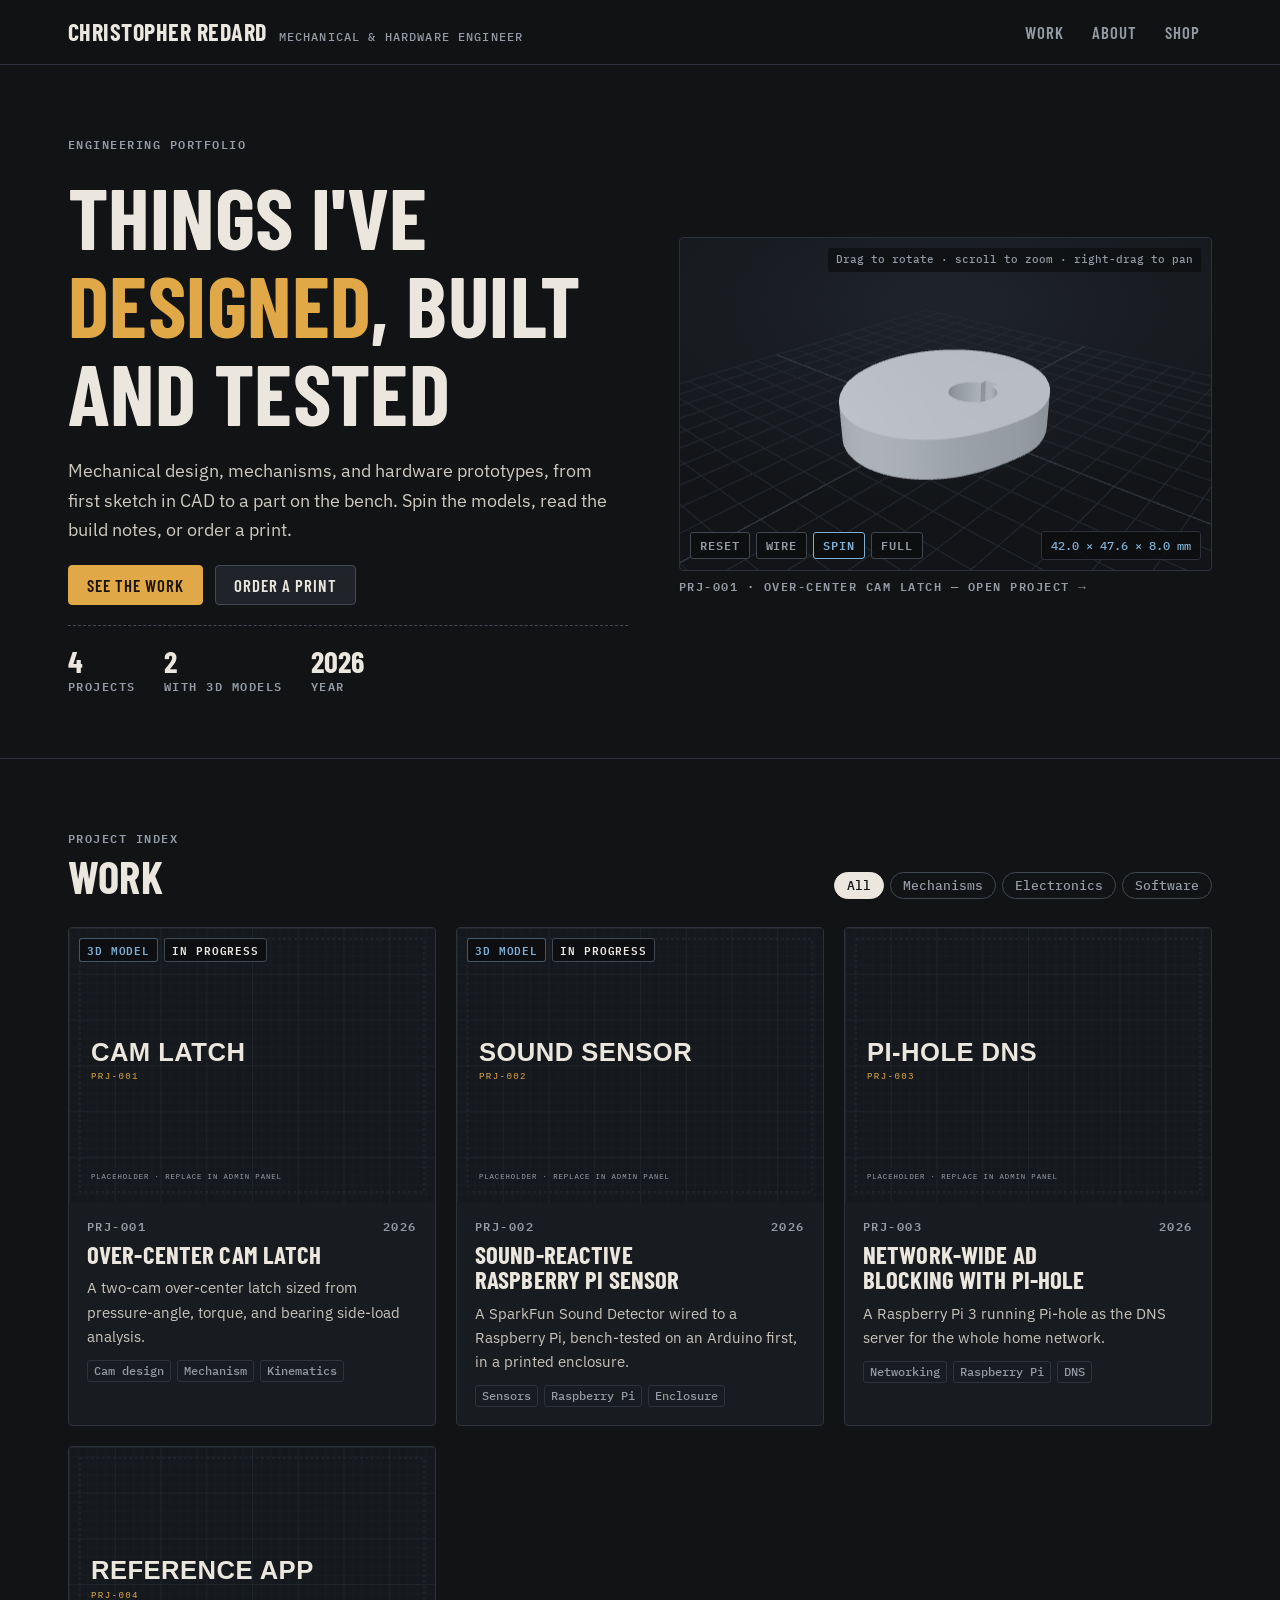
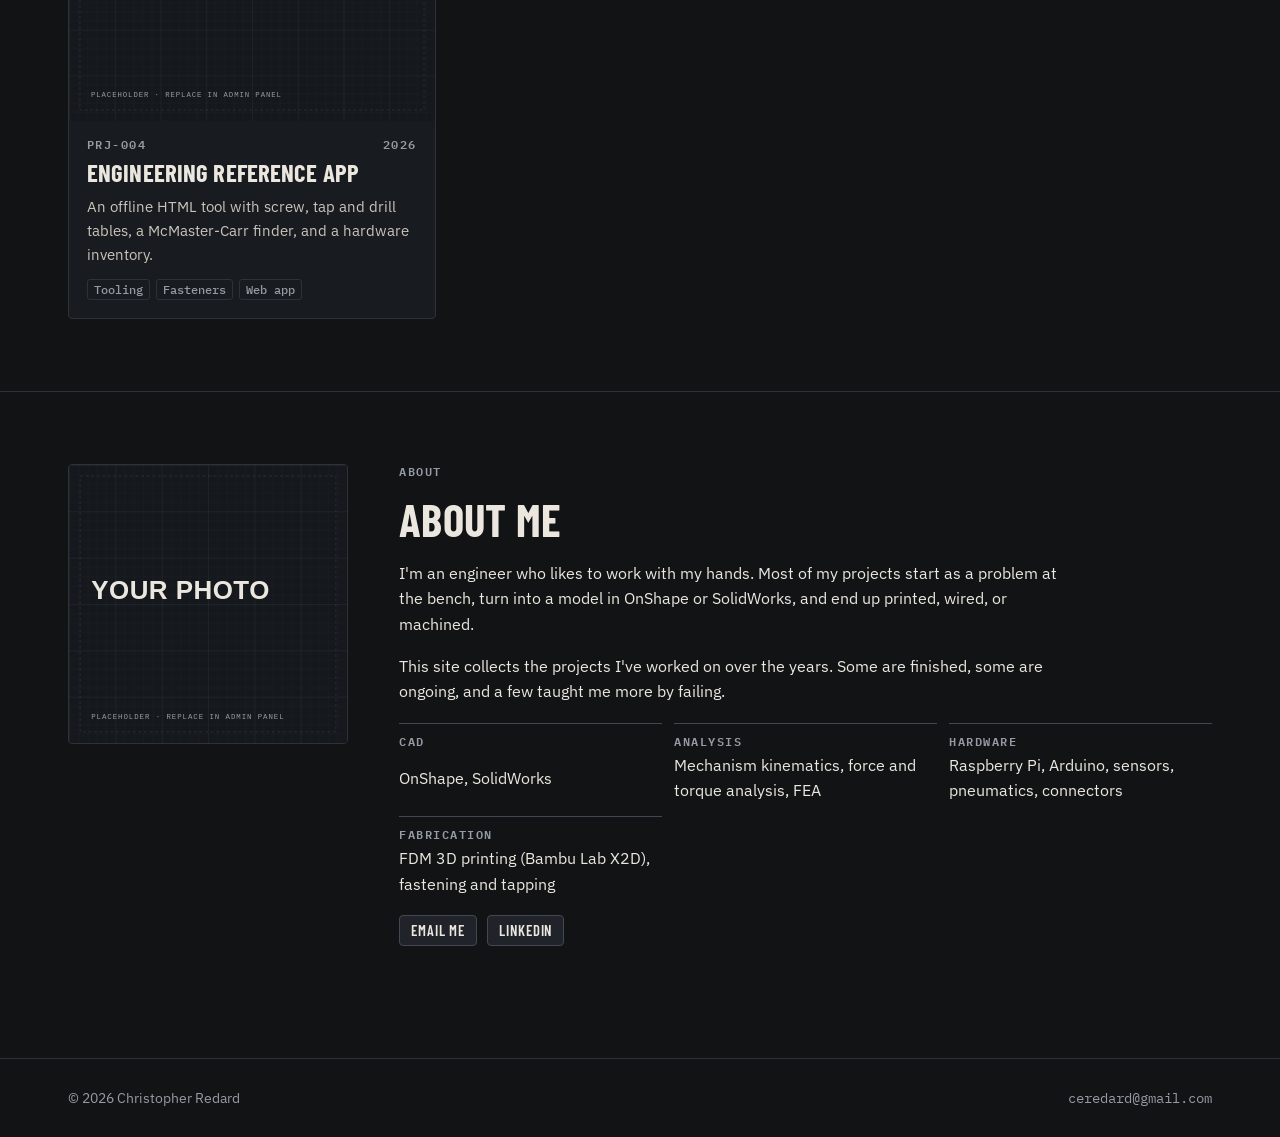
<file: index.html>
<!doctype html>
<html lang="en">
<head>
  <meta charset="utf-8">
  <meta name="viewport" content="width=device-width, initial-scale=1, viewport-fit=cover">
  <title>Christopher Redard — Engineering Portfolio</title>
  <meta name="description" content="Mechanical and hardware engineering projects, CAD models, and custom 3D printing.">
  <link rel="stylesheet" href="/css/fonts.css">
  <link rel="stylesheet" href="/css/styles.css">
  <script type="importmap">
  { "imports": {
      "three": "/js/vendor/three/three.module.js",
      "three/addons/": "/js/vendor/three/addons/"
  } }
  </script>
</head>
<body>
  <header class="site-head">
    <div class="wrap">
      <a class="brand" href="/"><b data-site-name>Christopher Redard</b><span data-site-role>Mechanical &amp; hardware</span></a>
      <nav class="nav" aria-label="Main">
        <a href="/#work">Work</a>
        <a href="/#about">About</a>
        <a href="/shop.html" data-nav="shop">Shop</a>
      </nav>
    </div>
  </header>

  <main>
    <section class="hero">
      <div class="wrap">
        <div class="hero-copy">
          <span class="label" id="hero-eyebrow">Engineering portfolio</span>
          <h1 id="hero-title">Things I've <em>designed</em>, built and broken</h1>
          <p class="lede" id="hero-intro"></p>
          <div class="hero-actions">
            <a class="btn primary" href="#work">See the work</a>
            <a class="btn" href="/shop.html" data-nav="shop">Order a print</a>
          </div>
          <div class="hero-stats" id="hero-stats"></div>
        </div>
        <div class="hero-model">
          <div id="hero-viewer" class="viewer tall"></div>
          <a class="label" id="hero-caption" href="#" style="text-decoration:none"></a>
        </div>
      </div>
    </section>

    <section class="section" id="work">
      <div class="wrap">
        <div class="section-head">
          <div>
            <span class="label">Project index</span>
            <h2>Work</h2>
          </div>
          <div class="filters" id="filters" role="group" aria-label="Filter projects"></div>
        </div>
        <div class="grid" id="project-grid"></div>
      </div>
    </section>

    <section class="section" id="about" style="border-top:1px solid var(--line)">
      <div class="wrap about">
        <img id="about-photo" alt="" hidden>
        <div class="about-body">
          <span class="label">About</span>
          <h2 id="about-title">About me</h2>
          <div class="prose" id="about-body"></div>
          <div class="skills" id="skills"></div>
          <div class="links" id="links"></div>
        </div>
      </div>
    </section>
  </main>

  <footer class="site-foot"><div class="wrap" data-foot></div></footer>

  <script type="module">
    import { getJSON, initChrome, esc } from "/js/common.js";
    import { mountViewer } from "/js/viewer.js";
    import { marked } from "/js/vendor/marked.esm.js";

    const site = await initChrome();
    const { projects = [] } = await getJSON("/content/projects.json");
    const visible = projects.filter((p) => !p.hidden)
      .sort((a, b) => (b.featured - a.featured) || String(b.date).localeCompare(String(a.date)));

    // Hero
    if (site.hero_title) document.getElementById("hero-title").innerHTML = esc(site.hero_title).replace(/\*(.+?)\*/g, "<em>$1</em>");
    document.getElementById("hero-intro").textContent = site.intro || "";
    const cadCount = visible.filter((p) => p.models?.length).length;
    const years = visible.map((p) => parseInt(p.date)).filter(Boolean);
    const lo = Math.min(...years), hi = Math.max(...years);
    const span = !years.length ? "—" : lo === hi ? String(lo) : `${lo}–${hi}`;
    document.getElementById("hero-stats").innerHTML = [
      [visible.length, "Projects"], [cadCount, "With 3D models"], [span, lo === hi ? "Year" : "Years"],
    ].map(([n, l]) => `<div><b>${esc(n)}</b><span class="label">${l}</span></div>`).join("");

    const heroProj = visible.find((p) => p.slug === site.hero_project) || visible.find((p) => p.models?.length);
    if (heroProj?.models?.length) {
      const m = heroProj.models[0];
      mountViewer(document.getElementById("hero-viewer"), { src: m.file, units: m.units, up: m.up, color: m.color });
      const cap = document.getElementById("hero-caption");
      cap.textContent = `${heroProj.code ? heroProj.code + " · " : ""}${heroProj.title} — open project →`;
      cap.href = `/project.html?p=${encodeURIComponent(heroProj.slug)}`;
    } else {
      document.getElementById("hero-viewer").parentElement.hidden = true;
    }

    // Project grid + filters
    const cats = ["All", ...new Set(visible.map((p) => p.category).filter(Boolean))];
    const filters = document.getElementById("filters");
    const grid = document.getElementById("project-grid");
    let current = "All";
    function renderGrid() {
      const list = visible.filter((p) => current === "All" || p.category === current);
      grid.innerHTML = list.length ? list.map((p) => `
        <a class="card" href="/project.html?p=${encodeURIComponent(p.slug)}">
          <div class="card-media">
            ${p.cover ? `<img src="${esc(p.cover)}" alt="" loading="lazy">` : ""}
            <div class="card-badges">
              ${p.models?.length ? `<span class="badge cad">3D model</span>` : ""}
              ${p.status && p.status !== "Complete" ? `<span class="badge">${esc(p.status)}</span>` : ""}
            </div>
          </div>
          <div class="card-body">
            <div class="card-meta"><span class="label">${esc(p.code || "")}</span><span class="label">${esc(p.date || "")}</span></div>
            <h3>${esc(p.title)}</h3>
            <p>${esc(p.summary || "")}</p>
            <div class="tags">${(p.tags || []).slice(0, 4).map((t) => `<span class="tag">${esc(t)}</span>`).join("")}</div>
          </div>
        </a>`).join("") : `<div class="empty">No projects yet. Add one from the admin panel.</div>`;
    }
    filters.innerHTML = cats.map((c) => `<button type="button" class="chip" aria-pressed="${c === current}">${esc(c)}</button>`).join("");
    filters.addEventListener("click", (e) => {
      const b = e.target.closest(".chip"); if (!b) return;
      current = b.textContent;
      filters.querySelectorAll(".chip").forEach((x) => x.setAttribute("aria-pressed", x === b));
      renderGrid();
    });
    if (cats.length <= 2) filters.hidden = true;
    renderGrid();

    // About
    if (site.photo) { const img = document.getElementById("about-photo"); img.src = site.photo; img.alt = site.name; img.hidden = false; }
    document.getElementById("about-body").innerHTML = marked.parse(site.about || "");
    document.getElementById("skills").innerHTML = (site.skills || []).map((s) =>
      `<div><span class="label">${esc(s.group)}</span><span>${esc(s.items)}</span></div>`).join("");
    document.getElementById("links").innerHTML = (site.links || []).map((l) =>
      `<a class="btn small" href="${esc(l.url)}" target="_blank" rel="noopener">${esc(l.label)}</a>`).join("");
  </script>
</body>
</html>
</file>
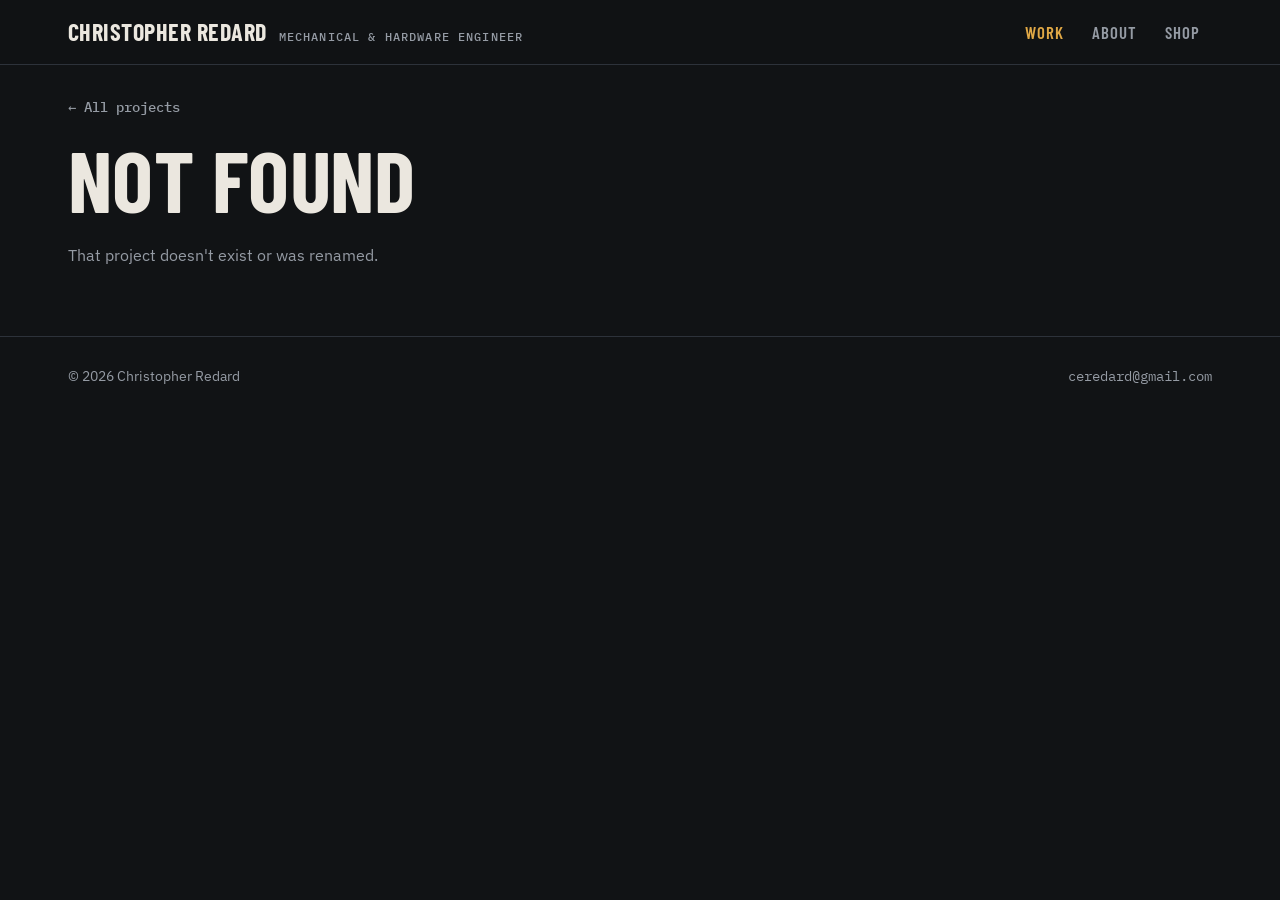
<file: project.html>
<!doctype html>
<html lang="en">
<head>
  <meta charset="utf-8">
  <meta name="viewport" content="width=device-width, initial-scale=1, viewport-fit=cover">
  <title>Project — Christopher Redard</title>
  <link rel="stylesheet" href="/css/fonts.css">
  <link rel="stylesheet" href="/css/styles.css">
  <script type="importmap">
  { "imports": {
      "three": "/js/vendor/three/three.module.js",
      "three/addons/": "/js/vendor/three/addons/"
  } }
  </script>
</head>
<body>
  <header class="site-head">
    <div class="wrap">
      <a class="brand" href="/"><b data-site-name>Christopher Redard</b><span data-site-role>Mechanical &amp; hardware</span></a>
      <nav class="nav" aria-label="Main">
        <a href="/#work" aria-current="page">Work</a>
        <a href="/#about">About</a>
        <a href="/shop.html" data-nav="shop">Shop</a>
      </nav>
    </div>
  </header>

  <main class="wrap" id="main">
    <div class="detail-head">
      <a class="back" href="/#work">← All projects</a>
      <p class="muted">Loading…</p>
    </div>
  </main>

  <footer class="site-foot"><div class="wrap" data-foot></div></footer>

  <script type="module">
    import { getJSON, initChrome, esc } from "/js/common.js";
    import { mountViewer } from "/js/viewer.js";
    import { marked } from "/js/vendor/marked.esm.js";

    const site = await initChrome();
    const slug = new URLSearchParams(location.search).get("p");
    const { projects = [] } = await getJSON("/content/projects.json");
    const p = projects.find((x) => x.slug === slug);
    const main = document.getElementById("main");

    if (!p) {
      main.innerHTML = `<div class="detail-head"><a class="back" href="/#work">← All projects</a><h1>Not found</h1><p class="muted">That project doesn't exist or was renamed.</p></div>`;
    } else {
      document.title = `${p.title} — ${site.name}`;
      const block = [
        ["Project no.", p.code], ["Date", p.date], ["Category", p.category],
        ["Status", p.status], ["Tools", (p.tools || []).join(", ")],
      ].filter(([, v]) => v);

      const images = [...(p.cover ? [{ image: p.cover, caption: "" }] : []), ...(p.gallery || [])];
      const models = p.models || [];

      main.innerHTML = `
        <div class="detail-head">
          <a class="back" href="/#work">← All projects</a>
          <h1>${esc(p.title)}</h1>
          <p class="lede">${esc(p.summary || "")}</p>
          <div class="titleblock">${block.map(([k, v]) => `<div><span class="label">${k}</span><b>${esc(v)}</b></div>`).join("")}</div>
        </div>
        <div class="detail-grid" style="padding-bottom:24px">
          <div style="display:grid;gap:40px;min-width:0">
            ${images.length ? `
              <section class="gallery" aria-label="Photos">
                <figure class="gallery-main" style="margin:0"><img id="g-img" alt=""><figcaption id="g-cap" hidden></figcaption></figure>
                ${images.length > 1 ? `<div class="thumbs" id="thumbs">${images.map((g, i) =>
                  `<button type="button" data-i="${i}" aria-label="Photo ${i + 1}"><img src="${esc(g.image)}" alt="" loading="lazy"></button>`).join("")}</div>` : ""}
              </section>` : ""}
            ${models.length ? `
              <section aria-label="3D models">
                <div class="section-head" style="margin-bottom:12px"><div><span class="label">Interactive CAD</span><h2 style="font-size:1.9rem">3D model</h2></div></div>
                ${models.length > 1 ? `<div class="model-tabs" id="model-tabs">${models.map((m, i) =>
                  `<button type="button" class="chip" data-i="${i}" aria-pressed="${i === 0}">${esc(m.label || "Model " + (i + 1))}</button>`).join("")}</div>` : ""}
                <div id="viewer-slot"></div>
                <p class="muted" id="model-note" style="font-size:.9rem;margin-top:8px"></p>
              </section>` : ""}
            <article class="prose">${marked.parse(p.body || "")}</article>
          </div>
          <aside class="side">
            ${(p.specs || []).length ? `
              <div><span class="label">Specifications</span>
                <table class="specs" style="margin-top:8px"><tbody>
                  ${p.specs.map((s) => `<tr><th scope="row">${esc(s.label)}</th><td>${esc(s.value)}</td></tr>`).join("")}
                </tbody></table></div>` : ""}
            ${(p.tags || []).length ? `<div><span class="label">Tags</span><div class="tags" style="margin-top:10px">${p.tags.map((t) => `<span class="tag">${esc(t)}</span>`).join("")}</div></div>` : ""}
            ${(p.links || []).length ? `<div class="links">${p.links.map((l) => `<a class="btn small" href="${esc(l.url)}" target="_blank" rel="noopener">${esc(l.label)} ↗</a>`).join("")}</div>` : ""}
            ${p.shop_item ? `<a class="btn primary" href="/shop.html#${encodeURIComponent(p.shop_item)}">Order this print</a>` : ""}
          </aside>
        </div>`;

      // Gallery
      if (images.length) {
        const img = document.getElementById("g-img"), cap = document.getElementById("g-cap");
        const show = (i) => {
          img.src = images[i].image; img.alt = images[i].caption || p.title;
          cap.textContent = images[i].caption || ""; cap.hidden = !images[i].caption;
          document.querySelectorAll("#thumbs button").forEach((b) => b.setAttribute("aria-current", b.dataset.i == i));
        };
        document.getElementById("thumbs")?.addEventListener("click", (e) => { const b = e.target.closest("button"); if (b) show(+b.dataset.i); });
        show(0);
      }

      // 3D models
      if (models.length) {
        const slot = document.getElementById("viewer-slot");
        const note = document.getElementById("model-note");
        const load = (i) => {
          const m = models[i];
          const el = document.createElement("div");
          slot.replaceChildren(el);
          mountViewer(el, { src: m.file, units: m.units, up: m.up, color: m.color });
          note.textContent = m.note || "";
        };
        document.getElementById("model-tabs")?.addEventListener("click", (e) => {
          const b = e.target.closest(".chip"); if (!b) return;
          document.querySelectorAll("#model-tabs .chip").forEach((x) => x.setAttribute("aria-pressed", x === b));
          load(+b.dataset.i);
        });
        load(0);
      }
    }
  </script>
</body>
</html>
</file>
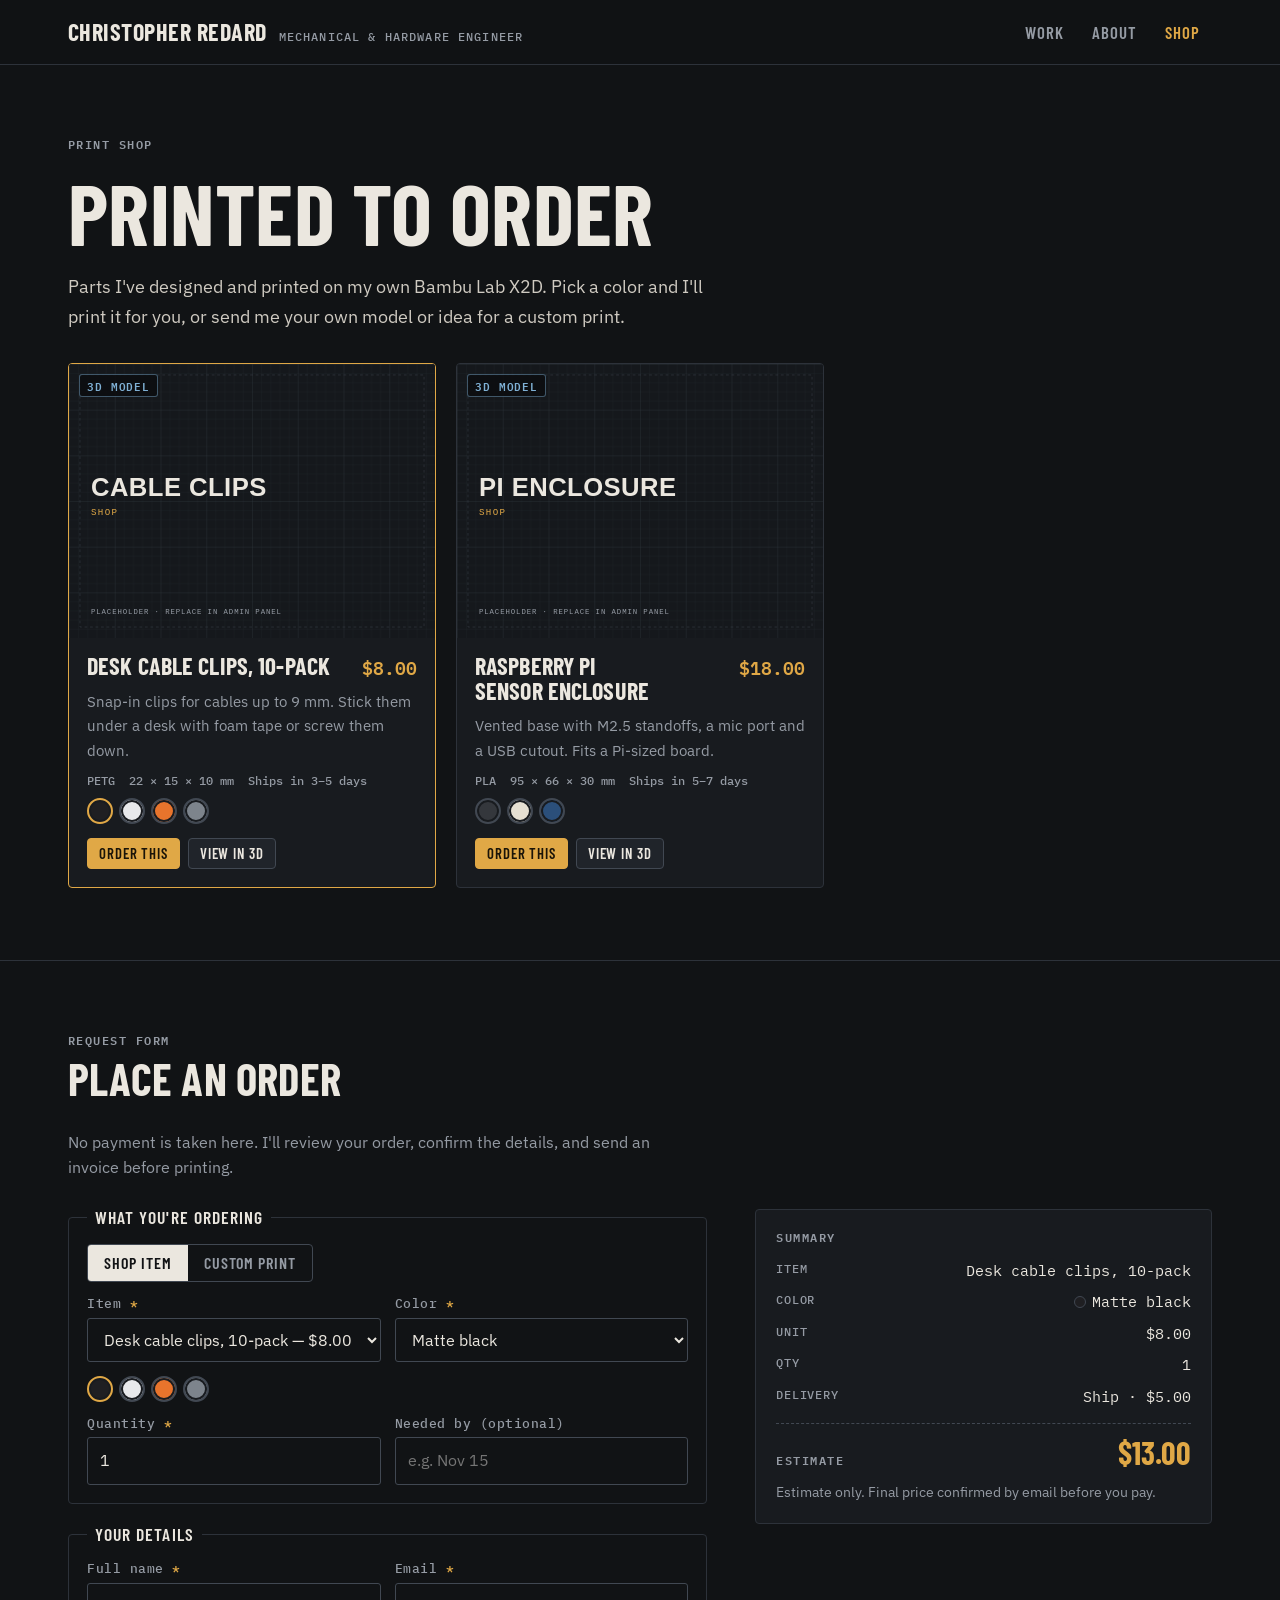
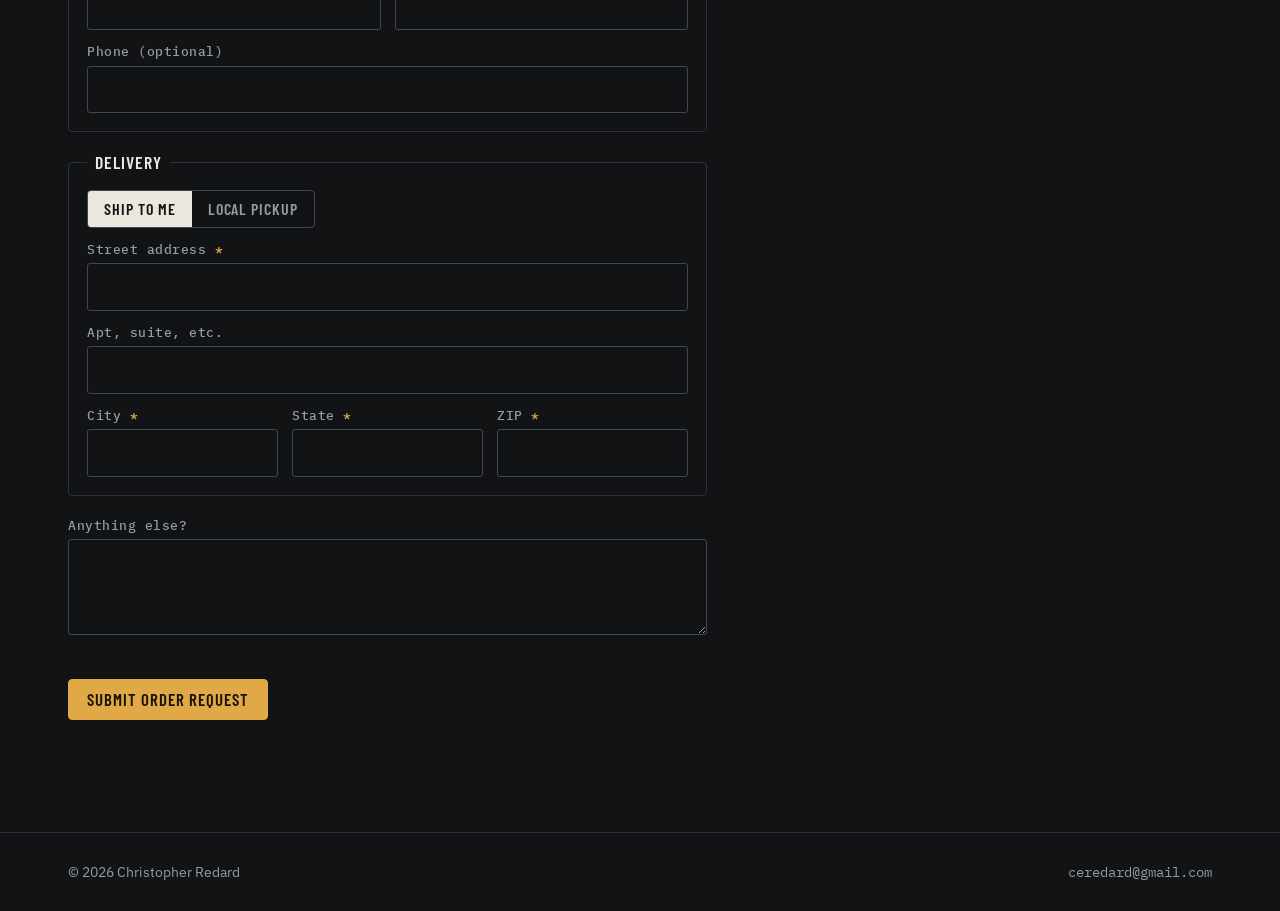
<file: shop.html>
<!doctype html>
<html lang="en">
<head>
  <meta charset="utf-8">
  <meta name="viewport" content="width=device-width, initial-scale=1, viewport-fit=cover">
  <title>Print Shop — Christopher Redard</title>
  <meta name="description" content="Order 3D printed parts in your choice of color, or request a custom print.">
  <link rel="stylesheet" href="/css/fonts.css">
  <link rel="stylesheet" href="/css/styles.css">
  <script type="importmap">
  { "imports": {
      "three": "/js/vendor/three/three.module.js",
      "three/addons/": "/js/vendor/three/addons/"
  } }
  </script>
</head>
<body>
  <header class="site-head">
    <div class="wrap">
      <a class="brand" href="/"><b data-site-name>Christopher Redard</b><span data-site-role>Mechanical &amp; hardware</span></a>
      <nav class="nav" aria-label="Main">
        <a href="/#work">Work</a>
        <a href="/#about">About</a>
        <a href="/shop.html" aria-current="page">Shop</a>
      </nav>
    </div>
  </header>

  <main>
    <section class="section" style="padding-bottom:24px">
      <div class="wrap" style="display:grid;gap:16px">
        <span class="label" id="shop-eyebrow">Print shop</span>
        <h1 id="shop-title">Printed to order</h1>
        <p class="lede" id="shop-intro"></p>
      </div>
    </section>

    <section class="section" style="padding-top:8px">
      <div class="wrap">
        <div class="shop-grid" id="shop-grid"></div>
      </div>
    </section>

    <section class="section" id="order" style="border-top:1px solid var(--line)">
      <div class="wrap">
        <div class="section-head"><div><span class="label">Request form</span><h2>Place an order</h2></div></div>
        <p class="muted" style="max-width:62ch;margin-bottom:28px" id="order-note">No payment is taken here. I'll review your order, confirm the details, and send an invoice before printing.</p>

        <div class="order-wrap">
          <!-- Netlify reads this form at deploy time. Keep name="order" and the field names stable. -->
          <form class="form" id="order-form" name="order" method="POST" data-netlify="true" netlify-honeypot="bot-field" enctype="multipart/form-data" novalidate>
            <input type="hidden" name="form-name" value="order">
            <input type="hidden" name="reference" id="f-reference">
            <input type="hidden" name="unit-price" id="f-unit">
            <input type="hidden" name="estimated-total" id="f-total">
            <p hidden><label>Leave this empty: <input name="bot-field"></label></p>

            <fieldset>
              <legend>What you're ordering</legend>
              <div class="seg" role="radiogroup" aria-label="Order type">
                <label><input type="radio" name="order-type" value="Shop item" id="t-shop" checked><span>Shop item</span></label>
                <label id="t-custom-wrap"><input type="radio" name="order-type" value="Custom print" id="t-custom"><span>Custom print</span></label>
              </div>

              <div id="shop-fields" style="display:grid;gap:14px">
                <div class="row">
                  <div class="field"><label for="f-item">Item <span class="req">*</span></label><select id="f-item" name="item"></select></div>
                  <div class="field"><label for="f-color">Color <span class="req">*</span></label><select id="f-color" name="color"></select></div>
                </div>
                <div class="swatches" id="f-swatches" role="radiogroup" aria-label="Color"></div>
              </div>

              <div id="custom-fields" style="display:grid;gap:14px" hidden>
                <div class="field">
                  <label for="f-desc">Describe what you need <span class="req">*</span></label>
                  <textarea id="f-desc" name="custom-description" placeholder="What is it, what does it attach to, rough size, how strong or heat resistant does it need to be?"></textarea>
                </div>
                <div class="row">
                  <div class="field"><label for="f-mat">Material</label><select id="f-mat" name="custom-material"></select></div>
                  <div class="field"><label for="f-ccolor">Color</label><input type="text" id="f-ccolor" name="custom-color" placeholder="e.g. matte black"></div>
                </div>
                <div class="field">
                  <label for="f-file">Model or sketch (optional)</label>
                  <input type="file" id="f-file" name="attachment" accept=".stl,.3mf,.step,.stp,.obj,.pdf,.png,.jpg,.jpeg">
                  <span class="hint">STL, 3MF, STEP, OBJ, PDF or image. Max 8 MB. Larger files: add a download link in the notes.</span>
                </div>
              </div>

              <div class="row">
                <div class="field"><label for="f-qty">Quantity <span class="req">*</span></label><input type="number" id="f-qty" name="quantity" min="1" max="500" value="1" inputmode="numeric"></div>
                <div class="field"><label for="f-needby">Needed by (optional)</label><input type="text" id="f-needby" name="needed-by" placeholder="e.g. Nov 15"></div>
              </div>
            </fieldset>

            <fieldset>
              <legend>Your details</legend>
              <div class="row">
                <div class="field"><label for="f-name">Full name <span class="req">*</span></label><input type="text" id="f-name" name="name" autocomplete="name"></div>
                <div class="field"><label for="f-email">Email <span class="req">*</span></label><input type="email" id="f-email" name="email" autocomplete="email"></div>
              </div>
              <div class="field"><label for="f-phone">Phone (optional)</label><input type="tel" id="f-phone" name="phone" autocomplete="tel"></div>
            </fieldset>

            <fieldset>
              <legend>Delivery</legend>
              <div class="seg" role="radiogroup" aria-label="Delivery method">
                <label><input type="radio" name="delivery" value="Ship" id="d-ship" checked><span>Ship to me</span></label>
                <label id="d-pickup-wrap"><input type="radio" name="delivery" value="Local pickup" id="d-pickup"><span>Local pickup</span></label>
              </div>
              <div id="addr" style="display:grid;gap:14px">
                <div class="field"><label for="f-a1">Street address <span class="req">*</span></label><input type="text" id="f-a1" name="address-line-1" autocomplete="address-line1"></div>
                <div class="field"><label for="f-a2">Apt, suite, etc.</label><input type="text" id="f-a2" name="address-line-2" autocomplete="address-line2"></div>
                <div class="row">
                  <div class="field"><label for="f-city">City <span class="req">*</span></label><input type="text" id="f-city" name="city" autocomplete="address-level2"></div>
                  <div class="field"><label for="f-state">State <span class="req">*</span></label><input type="text" id="f-state" name="state" autocomplete="address-level1"></div>
                  <div class="field"><label for="f-zip">ZIP <span class="req">*</span></label><input type="text" id="f-zip" name="zip" autocomplete="postal-code" inputmode="numeric"></div>
                </div>
              </div>
              <p class="muted" id="pickup-note" hidden></p>
            </fieldset>

            <div class="field"><label for="f-notes">Anything else?</label><textarea id="f-notes" name="notes"></textarea></div>

            <div id="form-msg" role="status" aria-live="polite"></div>
            <div><button class="btn primary" type="submit" id="submit">Submit order request</button></div>
          </form>

          <aside class="summary" aria-label="Order summary">
            <span class="label">Summary</span>
            <dl id="sum"></dl>
            <div class="total"><span class="label">Estimate</span><b id="sum-total">—</b></div>
            <p class="muted" style="font-size:.85rem" id="sum-note"></p>
          </aside>
        </div>
      </div>
    </section>
  </main>

  <footer class="site-foot"><div class="wrap" data-foot></div></footer>

  <script type="module" src="/js/shop.js"></script>
</body>
</html>
</file>
<file: css/fonts.css>
@font-face{font-family:"Barlow Condensed";font-style:normal;font-weight:600;font-display:swap;src:url(/fonts/barlow-condensed-latin-600-normal.woff2) format("woff2")}
@font-face{font-family:"Barlow Condensed";font-style:normal;font-weight:700;font-display:swap;src:url(/fonts/barlow-condensed-latin-700-normal.woff2) format("woff2")}
@font-face{font-family:"IBM Plex Sans";font-style:normal;font-weight:400;font-display:swap;src:url(/fonts/ibm-plex-sans-latin-400-normal.woff2) format("woff2")}
@font-face{font-family:"IBM Plex Mono";font-style:normal;font-weight:400;font-display:swap;src:url(/fonts/ibm-plex-mono-latin-400-normal.woff2) format("woff2")}
@font-face{font-family:"IBM Plex Sans";font-style:normal;font-weight:500;font-display:swap;src:url(/fonts/ibm-plex-sans-latin-500-normal.woff2) format("woff2")}
@font-face{font-family:"IBM Plex Mono";font-style:normal;font-weight:500;font-display:swap;src:url(/fonts/ibm-plex-mono-latin-500-normal.woff2) format("woff2")}
@font-face{font-family:"IBM Plex Sans";font-style:normal;font-weight:600;font-display:swap;src:url(/fonts/ibm-plex-sans-latin-600-normal.woff2) format("woff2")}
@font-face{font-family:"IBM Plex Mono";font-style:normal;font-weight:600;font-display:swap;src:url(/fonts/ibm-plex-mono-latin-600-normal.woff2) format("woff2")}
</file>
<file: css/styles.css>
/* ==========================================================================
   Portfolio — "Dark workshop" theme
   Change the look of the whole site by editing the tokens in :root.
   ========================================================================== */
:root {
  color-scheme: dark;
  --bg: #111315;          /* graphite */
  --surface: #181b1f;
  --raised: #20242a;
  --line: #2d323a;
  --line-strong: #414852;
  --text: #ebe7df;        /* warm off-white, like shop-light on paper */
  --muted: #959ba4;
  --accent: #e0a846;      /* brass */
  --accent-ink: #1a1408;
  --steel: #7fb0d4;       /* used for 3D / data readouts */
  --ok: #7cc49a;
  --err: #f08a7a;

  --f-display: "Barlow Condensed", "Arial Narrow", "Helvetica Neue", sans-serif;
  --f-body: "IBM Plex Sans", system-ui, -apple-system, "Segoe UI", sans-serif;
  --f-mono: "IBM Plex Mono", ui-monospace, "SFMono-Regular", Menlo, Consolas, monospace;

  --gutter: clamp(16px, 4vw, 48px);
  --max: 1240px;
  --radius: 4px;
}

*, *::before, *::after { box-sizing: border-box; }
html { -webkit-text-size-adjust: 100%; }
body {
  margin: 0;
  background: var(--bg);
  color: var(--text);
  font: 400 16px/1.6 var(--f-body);
  -webkit-font-smoothing: antialiased;
}
img { max-width: 100%; display: block; }
a { color: inherit; }
button, input, select, textarea { font: inherit; color: inherit; }
:focus-visible { outline: 2px solid var(--accent); outline-offset: 2px; }
[hidden] { display: none !important; }

.wrap { max-width: var(--max); margin-inline: auto; padding-inline: var(--gutter); }

/* ---------- Type ---------- */
h1, h2, h3 {
  font-family: var(--f-display);
  font-weight: 700;
  line-height: 1.02;
  letter-spacing: 0.005em;
  text-wrap: balance;
  margin: 0;
}
h1 { font-size: clamp(2.8rem, 7vw, 5.4rem); text-transform: uppercase; }
h2 { font-size: clamp(1.9rem, 3.6vw, 2.8rem); text-transform: uppercase; }
h3 { font-size: 1.5rem; }
p { margin: 0; }
.label {
  font: 600 0.78rem/1.2 var(--f-mono);
  letter-spacing: 0.12em;
  text-transform: uppercase;
  color: var(--muted);
}
.mono { font-family: var(--f-mono); font-variant-numeric: tabular-nums; }
.muted { color: var(--muted); }
.lede { font-size: 1.15rem; color: #cfcac1; max-width: 60ch; }

/* ---------- Header ---------- */
.site-head {
  position: sticky; top: env(safe-area-inset-top, 0px); z-index: 20;
  background: color-mix(in srgb, var(--bg) 88%, transparent);
  backdrop-filter: blur(8px);
  border-bottom: 1px solid var(--line);
}
.site-head .wrap { display: flex; align-items: center; justify-content: space-between; gap: 16px; min-height: 64px; }
.brand { display: flex; align-items: baseline; gap: 12px; text-decoration: none; }
.brand b { font: 700 1.5rem/1 var(--f-display); text-transform: uppercase; letter-spacing: 0.02em; }
.brand span { font: 500 0.72rem/1 var(--f-mono); color: var(--muted); letter-spacing: 0.1em; text-transform: uppercase; }
.nav { display: flex; gap: 4px; flex-wrap: wrap; }
.nav a {
  text-decoration: none; padding: 8px 12px; border-radius: var(--radius);
  font: 600 1.05rem/1 var(--f-display); text-transform: uppercase; letter-spacing: 0.06em; color: var(--muted);
}
.nav a:hover { color: var(--text); background: var(--raised); }
.nav a[aria-current="page"] { color: var(--accent); }
@media (max-width: 560px) { .brand span { display: none; } .brand b { font-size: 1.2rem; } .nav { flex-wrap: nowrap; gap: 0; } .nav a { padding: 8px 7px; font-size: 0.95rem; } }

/* ---------- Buttons ---------- */
.btn {
  display: inline-flex; align-items: center; justify-content: center; gap: 8px;
  padding: 11px 18px; border-radius: var(--radius); border: 1px solid var(--line-strong);
  background: var(--raised); text-decoration: none; cursor: pointer;
  font: 600 1.05rem/1 var(--f-display); letter-spacing: 0.06em; text-transform: uppercase;
  transition: background .15s, border-color .15s, color .15s;
}
.btn:hover { border-color: var(--muted); }
.btn.primary { background: var(--accent); border-color: var(--accent); color: var(--accent-ink); }
.btn.primary:hover { background: #ecb95a; }
.btn.small { padding: 7px 11px; font-size: 0.92rem; }
.btn[disabled] { opacity: .5; cursor: not-allowed; }

/* ---------- Hero ---------- */
.hero { padding-block: clamp(32px, 6vw, 72px) clamp(40px, 6vw, 64px); border-bottom: 1px solid var(--line); }
.hero .wrap { display: grid; grid-template-columns: 1.05fr 1fr; gap: clamp(24px, 4vw, 56px); align-items: center; }
.hero-copy { display: grid; gap: 20px; }
.hero-copy h1 em { font-style: normal; color: var(--accent); }
.hero-actions { display: flex; gap: 12px; flex-wrap: wrap; }
.hero-stats { display: flex; gap: 28px; flex-wrap: wrap; padding-top: 8px; border-top: 1px dashed var(--line-strong); }
.hero-stats div { display: grid; gap: 2px; padding-top: 12px; }
.hero-stats b { font: 700 1.9rem/1 var(--f-display); }
.hero-model { display: grid; gap: 8px; }
@media (max-width: 880px) { .hero .wrap { grid-template-columns: 1fr; } }

/* ---------- Sections ---------- */
.section { padding-block: clamp(40px, 6vw, 72px); }
.section-head { display: flex; align-items: end; justify-content: space-between; gap: 16px; flex-wrap: wrap; margin-bottom: 28px; }
.section-head > div:not(.filters) { display: grid; gap: 8px; }

.filters { display: flex; gap: 6px; flex-wrap: wrap; }
.chip {
  border: 1px solid var(--line-strong); background: transparent; border-radius: 999px;
  padding: 6px 12px; cursor: pointer; font: 500 0.82rem/1 var(--f-mono); color: var(--muted);
}
.chip:hover { color: var(--text); }
.chip[aria-pressed="true"] { background: var(--text); color: var(--bg); border-color: var(--text); }

/* ---------- Project cards ---------- */
.grid { display: grid; grid-template-columns: repeat(auto-fill, minmax(290px, 1fr)); gap: 20px; }
.card {
  display: grid; grid-template-rows: auto 1fr; text-decoration: none;
  background: var(--surface); border: 1px solid var(--line); border-radius: var(--radius); overflow: hidden;
  transition: border-color .15s, transform .15s;
}
.card:hover { border-color: var(--line-strong); transform: translateY(-2px); }
.card-media { position: relative; aspect-ratio: 4 / 3; background: var(--raised); overflow: hidden; }
.card-media img { width: 100%; height: 100%; object-fit: cover; }
.card-badges { position: absolute; top: 10px; left: 10px; display: flex; gap: 6px; }
.badge {
  font: 600 0.7rem/1 var(--f-mono); letter-spacing: 0.08em; text-transform: uppercase;
  padding: 5px 7px; border-radius: 3px; background: rgba(12,13,15,.82); border: 1px solid var(--line-strong);
}
.badge.cad { color: var(--steel); border-color: color-mix(in srgb, var(--steel) 45%, transparent); }
.card-body { display: grid; gap: 8px; padding: 16px 18px 18px; align-content: start; }
.card-meta { display: flex; justify-content: space-between; gap: 8px; }
.card-body h3 { font-size: 1.55rem; text-transform: uppercase; }
.card-body p { color: #c9c4bb; font-size: 0.95rem; }
.tags { display: flex; flex-wrap: wrap; gap: 6px; margin-top: 4px; }
.tag { font: 500 0.72rem/1 var(--f-mono); color: var(--muted); padding: 4px 6px; border: 1px solid var(--line); border-radius: 3px; }

/* ---------- About ---------- */
.about { display: grid; grid-template-columns: 280px 1fr; gap: clamp(24px, 4vw, 56px); align-items: start; }
.about img { border-radius: var(--radius); border: 1px solid var(--line); aspect-ratio: 1; object-fit: cover; width: 100%; }
.about-body { display: grid; gap: 18px; }
.skills { display: grid; grid-template-columns: repeat(auto-fill, minmax(200px, 1fr)); gap: 12px; }
.skills div { border-top: 1px solid var(--line-strong); padding-top: 10px; display: grid; gap: 4px; }
.links { display: flex; gap: 10px; flex-wrap: wrap; }
@media (max-width: 760px) { .about { grid-template-columns: 1fr; } .about img { max-width: 220px; } }

/* ---------- Project detail: title block ---------- */
.titleblock {
  display: grid; grid-template-columns: repeat(auto-fit, minmax(150px, 1fr));
  border: 1px solid var(--line-strong); border-radius: var(--radius); overflow: hidden;
}
.titleblock div { padding: 10px 14px; border-right: 1px solid var(--line); border-bottom: 1px solid var(--line); display: grid; gap: 4px; margin: 0 -1px -1px 0; }
.titleblock b { font: 500 0.98rem/1.3 var(--f-mono); }
.detail-head { display: grid; gap: 20px; padding-block: 36px 28px; }
.back { font: 500 0.85rem/1 var(--f-mono); color: var(--muted); text-decoration: none; }
.back:hover { color: var(--text); }

.detail-grid { display: grid; grid-template-columns: minmax(0, 1.6fr) minmax(0, 1fr); gap: clamp(24px, 4vw, 48px); align-items: start; }
@media (max-width: 900px) { .detail-grid { grid-template-columns: 1fr; } }

.prose { max-width: 68ch; display: grid; gap: 16px; }
.prose h2 { font-size: 1.9rem; margin-top: 12px; }
.prose h3 { font-size: 1.4rem; text-transform: uppercase; margin-top: 8px; }
.prose ul, .prose ol { margin: 0; padding-left: 1.3em; display: grid; gap: 6px; }
.prose code { font-family: var(--f-mono); font-size: .9em; background: var(--raised); padding: 1px 5px; border-radius: 3px; }
.prose pre { background: var(--surface); border: 1px solid var(--line); padding: 14px; overflow-x: auto; border-radius: var(--radius); margin: 0; }
.prose pre code { background: none; padding: 0; }
.prose a { color: var(--accent); }
.prose blockquote { margin: 0; padding-left: 16px; border-left: 2px solid var(--accent); color: #cfcac1; }
.prose img { border-radius: var(--radius); }

.specs { width: 100%; border-collapse: collapse; font-size: 0.92rem; }
.specs th, .specs td { text-align: left; padding: 9px 0; border-bottom: 1px solid var(--line); vertical-align: top; }
.specs th { font: 500 0.78rem/1.4 var(--f-mono); color: var(--muted); text-transform: uppercase; letter-spacing: 0.08em; width: 42%; padding-right: 12px; }
.specs td { font-family: var(--f-mono); font-variant-numeric: tabular-nums; }
.side { display: grid; gap: 28px; position: sticky; top: 88px; }
@media (max-width: 900px) { .side { position: static; } }

/* ---------- Gallery ---------- */
.gallery { display: grid; gap: 10px; }
.gallery-main { background: var(--surface); border: 1px solid var(--line); border-radius: var(--radius); overflow: hidden; }
.gallery-main img { width: 100%; max-height: 640px; object-fit: contain; background: #0c0d0f; }
.gallery-main figcaption { padding: 10px 14px; font-size: 0.9rem; color: var(--muted); border-top: 1px solid var(--line); }
.thumbs { display: flex; gap: 8px; overflow-x: auto; padding-bottom: 4px; }
.thumbs button { flex: 0 0 96px; aspect-ratio: 4/3; padding: 0; border: 1px solid var(--line); border-radius: 3px; overflow: hidden; cursor: pointer; background: var(--raised); opacity: .65; }
.thumbs button[aria-current="true"] { opacity: 1; border-color: var(--accent); }
.thumbs img { width: 100%; height: 100%; object-fit: cover; }

/* ---------- 3D viewer ---------- */
.viewer {
  position: relative; aspect-ratio: 4 / 3; width: 100%; max-width: 100%;
  background:
    radial-gradient(120% 90% at 50% 20%, #1f242b 0%, #121417 70%);
  border: 1px solid var(--line); border-radius: var(--radius); overflow: hidden;
}
.viewer.tall { aspect-ratio: 16 / 10; }
.viewer canvas { display: block; width: 100% !important; height: 100% !important; touch-action: none; cursor: grab; }
.viewer canvas:active { cursor: grabbing; }
.viewer-bar {
  position: absolute; left: 10px; right: 10px; bottom: 10px; display: flex; gap: 8px; align-items: center; justify-content: space-between; flex-wrap: wrap;
  pointer-events: none;
}
.viewer-bar > * { pointer-events: auto; }
.viewer-tools { display: flex; gap: 6px; }
.viewer-tools button {
  background: rgba(12,13,15,.8); border: 1px solid var(--line-strong); border-radius: 3px; cursor: pointer;
  font: 600 0.72rem/1 var(--f-mono); letter-spacing: 0.08em; text-transform: uppercase; padding: 7px 9px; color: var(--muted);
}
.viewer-tools button:hover, .viewer-tools button[aria-pressed="true"] { color: var(--steel); border-color: var(--steel); }
.viewer-dims { font: 500 0.78rem/1 var(--f-mono); color: var(--steel); background: rgba(12,13,15,.8); padding: 7px 9px; border-radius: 3px; border: 1px solid var(--line); }
.viewer-status { position: absolute; inset: 0; display: grid; place-items: center; font: 500 0.85rem/1.4 var(--f-mono); color: var(--muted); text-align: center; padding: 16px; }
.viewer-hint { position: absolute; top: 10px; right: 10px; font: 500 0.7rem/1 var(--f-mono); color: var(--muted); background: rgba(12,13,15,.7); padding: 6px 8px; border-radius: 3px; }
.model-tabs { display: flex; gap: 6px; flex-wrap: wrap; margin-bottom: 10px; }

/* ---------- Shop ---------- */
.shop-grid { display: grid; grid-template-columns: repeat(auto-fill, minmax(280px, 1fr)); gap: 20px; }
.item { background: var(--surface); border: 1px solid var(--line); border-radius: var(--radius); overflow: hidden; display: grid; grid-template-rows: auto 1fr; }
.item.selected { border-color: var(--accent); }
.item-body { padding: 16px 18px 18px; display: grid; gap: 10px; align-content: start; }
.item-top { display: flex; justify-content: space-between; align-items: baseline; gap: 10px; }
.item h3 { font-size: 1.5rem; text-transform: uppercase; }
.price { font: 600 1.15rem/1 var(--f-mono); color: var(--accent); white-space: nowrap; }
.swatches { display: flex; gap: 6px; flex-wrap: wrap; }
.swatch {
  width: 26px; height: 26px; border-radius: 50%; border: 2px solid var(--line-strong); cursor: pointer; padding: 0;
  box-shadow: inset 0 0 0 2px var(--surface);
}
.swatch[aria-checked="true"] { border-color: var(--accent); }
.item-specs { display: flex; gap: 14px; flex-wrap: wrap; font: 500 0.78rem/1.3 var(--f-mono); color: var(--muted); }
.item-actions { display: flex; gap: 8px; flex-wrap: wrap; margin-top: 4px; }

.order-wrap { display: grid; grid-template-columns: minmax(0, 1.4fr) minmax(0, 1fr); gap: clamp(24px, 4vw, 48px); align-items: start; }
@media (max-width: 900px) { .order-wrap { grid-template-columns: 1fr; } }
.form { display: grid; gap: 22px; }
fieldset { border: 1px solid var(--line); border-radius: var(--radius); padding: 18px; margin: 0; display: grid; gap: 14px; min-width: 0; }
legend { padding: 0 8px; font: 600 1.1rem/1 var(--f-display); text-transform: uppercase; letter-spacing: 0.06em; }
.row { display: grid; grid-template-columns: repeat(auto-fit, minmax(180px, 1fr)); gap: 14px; }
.field { display: grid; gap: 6px; min-width: 0; }
.field label, .field .label-like { font: 500 0.8rem/1.2 var(--f-mono); color: var(--muted); letter-spacing: 0.04em; }
.field label .req { color: var(--accent); }
input[type=text], input[type=email], input[type=tel], input[type=number], select, textarea {
  width: 100%; background: var(--bg); border: 1px solid var(--line-strong); border-radius: 3px; padding: 10px 12px; min-height: 44px;
}
textarea { min-height: 96px; resize: vertical; }
input:focus, select:focus, textarea:focus { outline: none; border-color: var(--accent); box-shadow: 0 0 0 3px color-mix(in srgb, var(--accent) 22%, transparent); }
.field .hint { font-size: 0.8rem; color: var(--muted); }
.field .error { font-size: 0.82rem; color: var(--err); }
.seg { justify-self: start; max-width: 100%; display: inline-flex; border: 1px solid var(--line-strong); border-radius: var(--radius); overflow: hidden; flex-wrap: wrap; }
.seg label { cursor: pointer; }
.seg input { position: absolute; opacity: 0; pointer-events: none; }
.seg span { display: block; padding: 10px 16px; font: 600 1rem/1 var(--f-display); text-transform: uppercase; letter-spacing: 0.06em; color: var(--muted); }
.seg input:checked + span { background: var(--text); color: var(--bg); }
.seg input:focus-visible + span { outline: 2px solid var(--accent); outline-offset: -2px; }

.summary { position: sticky; top: 88px; background: var(--surface); border: 1px solid var(--line); border-radius: var(--radius); padding: 20px; display: grid; gap: 14px; }
.summary dl { margin: 0; display: grid; grid-template-columns: auto 1fr; gap: 8px 16px; font-size: 0.92rem; }
.summary dt { font: 500 0.78rem/1.6 var(--f-mono); color: var(--muted); text-transform: uppercase; letter-spacing: 0.06em; }
.summary dd { margin: 0; text-align: right; font-family: var(--f-mono); }
.summary .total { display: flex; justify-content: space-between; align-items: baseline; border-top: 1px dashed var(--line-strong); padding-top: 12px; }
.summary .total b { font: 700 2rem/1 var(--f-display); color: var(--accent); }
.dot { display: inline-block; width: 12px; height: 12px; border-radius: 50%; vertical-align: -1px; margin-right: 6px; border: 1px solid var(--line-strong); }
@media (max-width: 900px) { .summary { position: static; } }

.notice { padding: 14px 16px; border-radius: var(--radius); border: 1px solid; font-size: 0.95rem; }
.notice.ok { border-color: color-mix(in srgb, var(--ok) 50%, transparent); background: color-mix(in srgb, var(--ok) 10%, transparent); }
.notice.err { border-color: color-mix(in srgb, var(--err) 50%, transparent); background: color-mix(in srgb, var(--err) 10%, transparent); }

/* ---------- Footer ---------- */
.site-foot { border-top: 1px solid var(--line); padding-block: 28px; margin-top: 40px; }
.site-foot .wrap { display: flex; justify-content: space-between; gap: 16px; flex-wrap: wrap; color: var(--muted); font-size: 0.88rem; }

.empty { padding: 40px; text-align: center; color: var(--muted); border: 1px dashed var(--line-strong); border-radius: var(--radius); }

@media (prefers-reduced-motion: reduce) { * { transition: none !important; animation: none !important; } }
</file>
